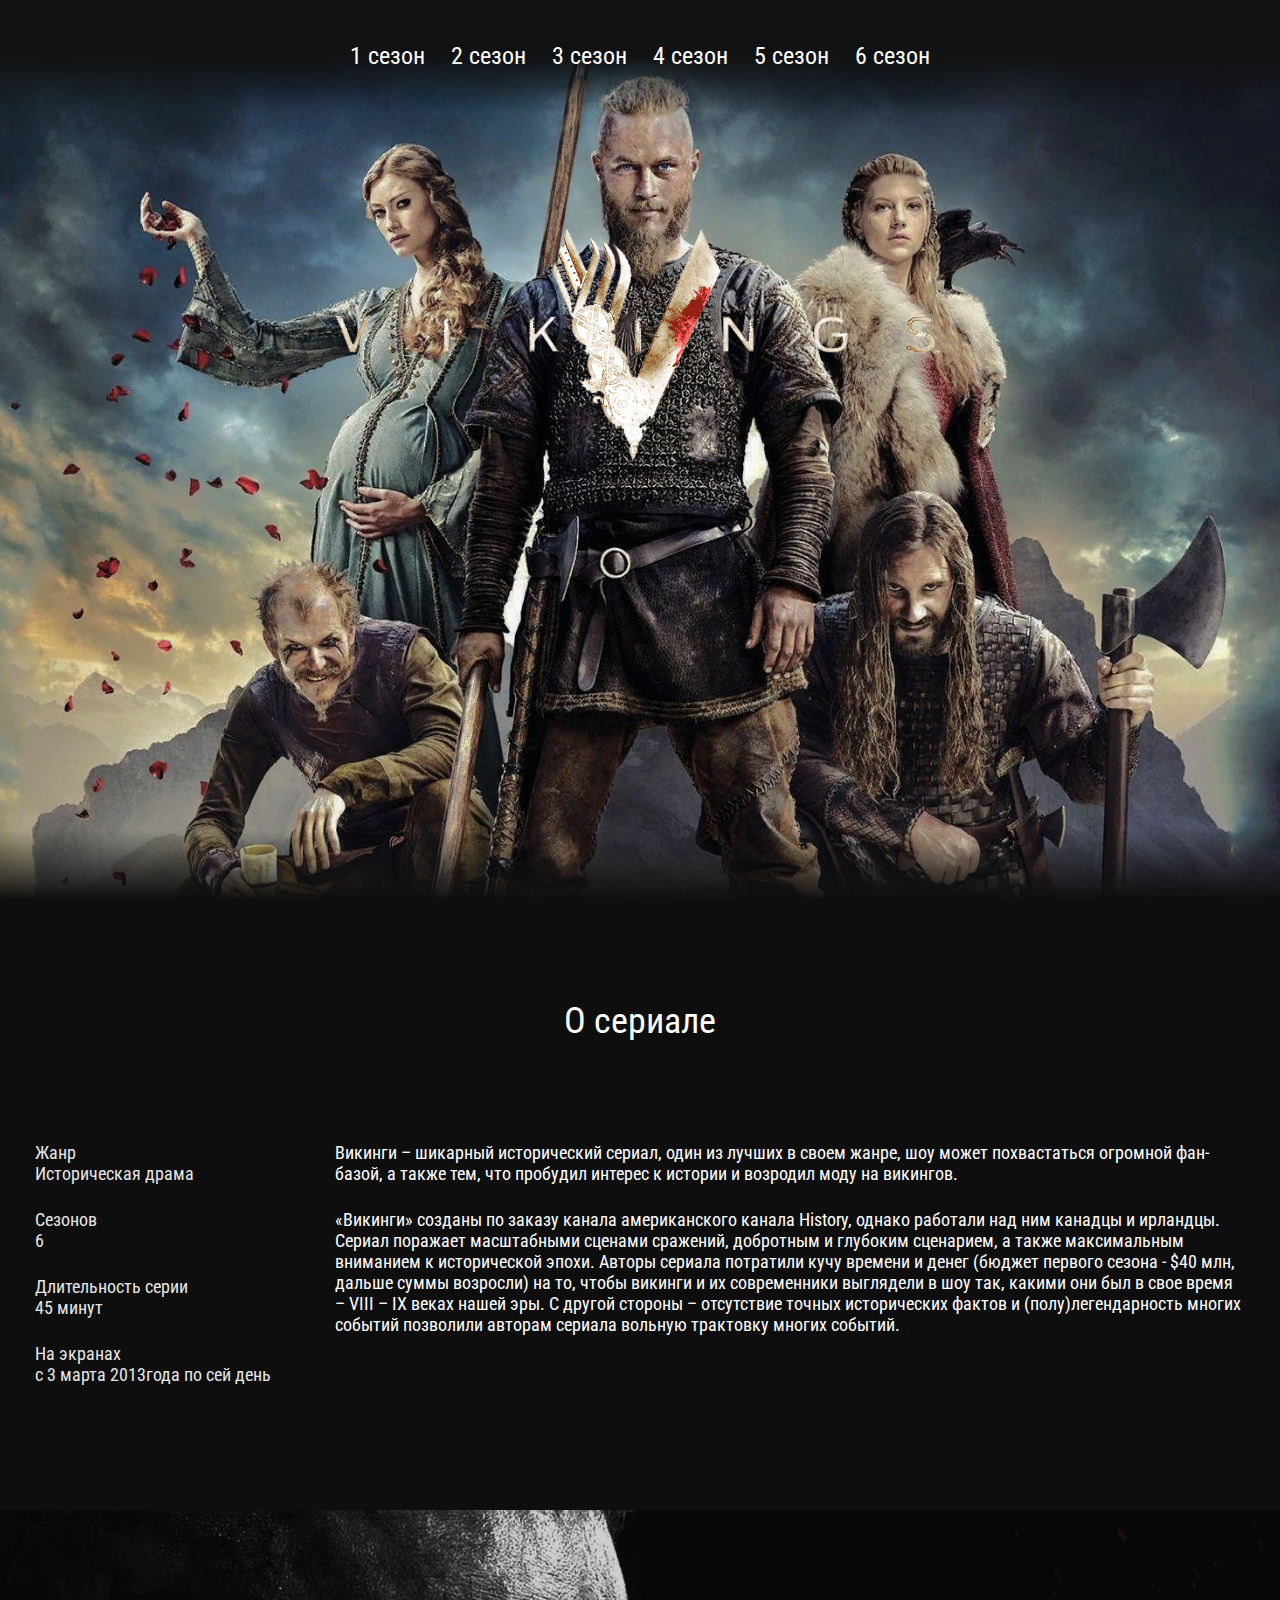
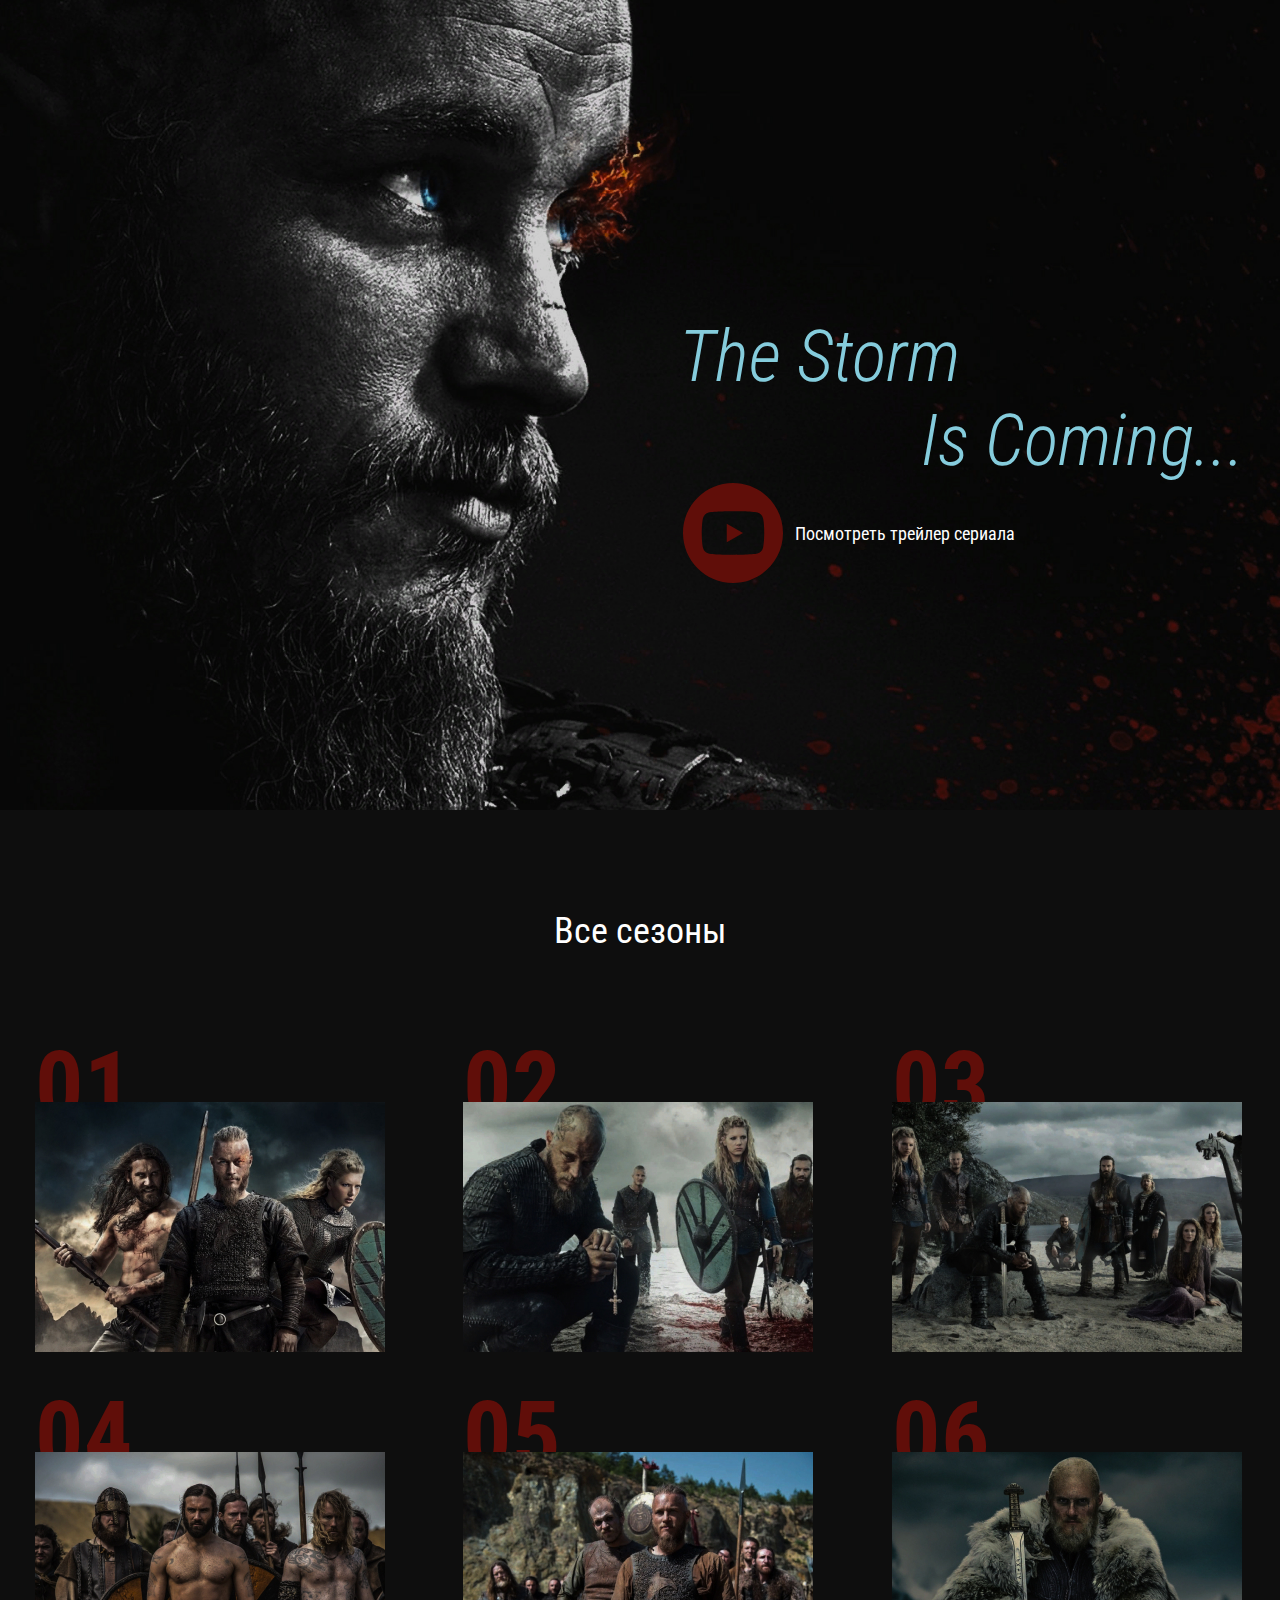
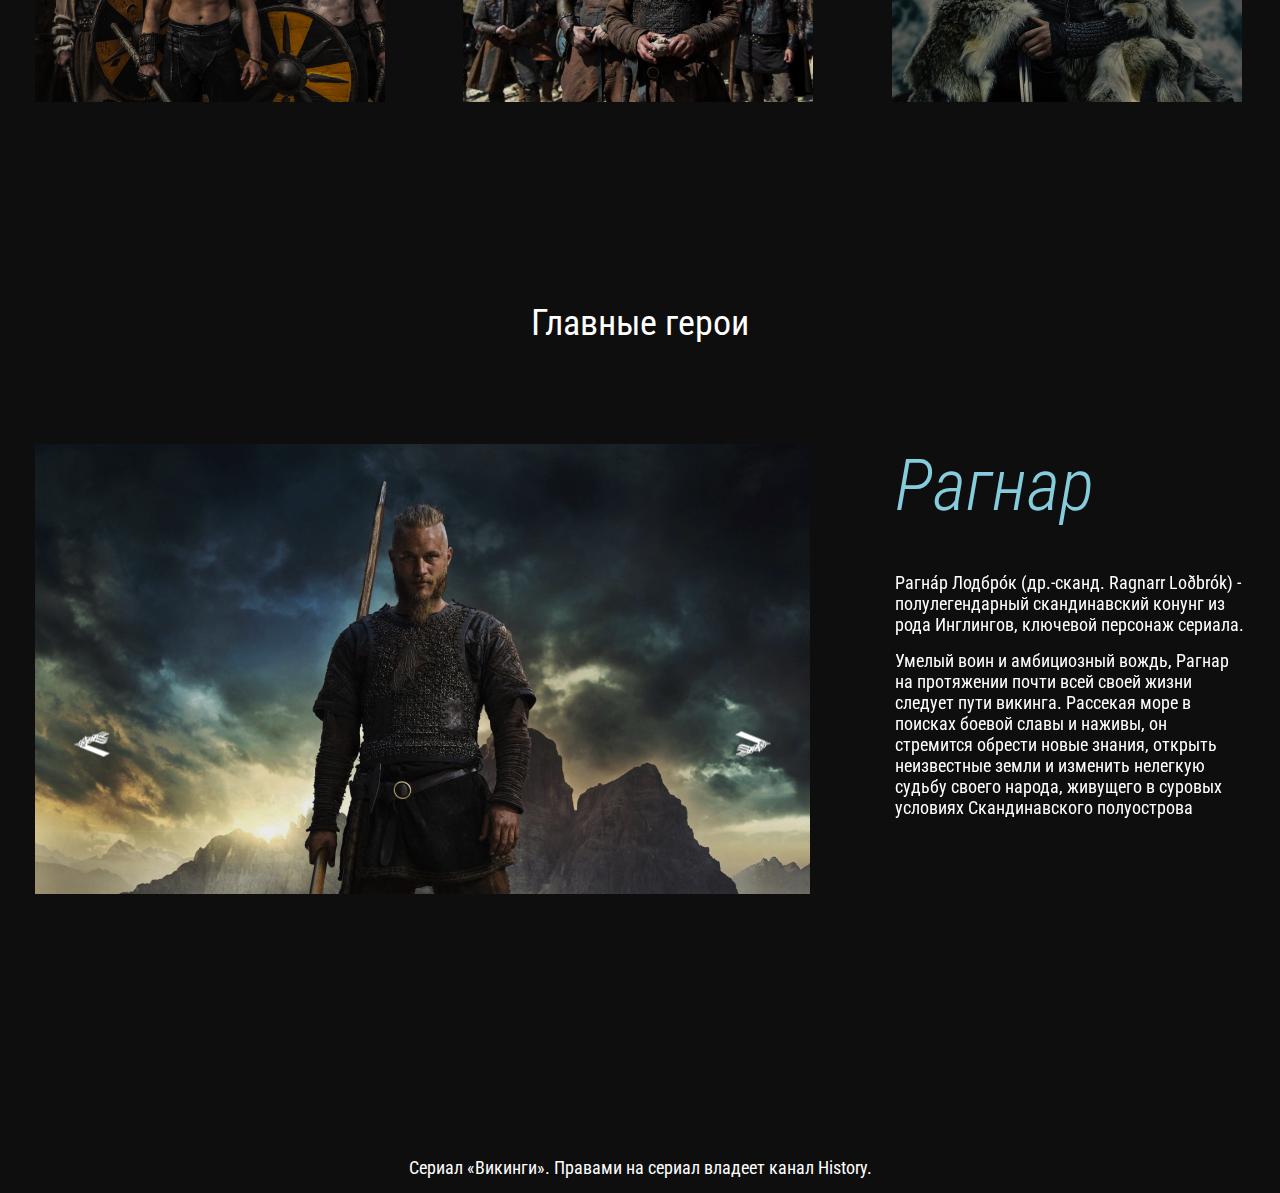
<file: index.html>
<!DOCTYPE html>
<html lang="ru">
<head>
  <meta charset="UTF-8">
  <meta name="viewport" content="width=device-width, initial-scale=1.0">
  <meta http-equiv="X-UA-Compatible" content="ie=edge">
  <title>Document</title>
  <link rel="preconnect" href="https://fonts.googleapis.com">
<link rel="preconnect" href="https://fonts.gstatic.com" crossorigin>
<link href="https://fonts.googleapis.com/css2?family=Lato:wght@100&family=Montserrat:wght@400;500;600;800&family=Playfair+Display:ital,wght@0,500;1,400&family=Roboto+Condensed:ital,wght@0,400;0,700;1,300&display=swap" rel="stylesheet">
  <link rel="stylesheet" href="css/reset.css">
  <link rel="stylesheet" href="css/slick.css">
  <link rel="stylesheet" href="css/jquery.fancybox.css">
  <link rel="stylesheet" href="css/style.css">
</head>
<body>
  <header class="header">
    <nav class="menu">
      <button class="menu__btn">
        <span></span>
      </button>
      <ul class="menu__list">
        <li class="menu__item">
          <a class="menu__link" href="series.html">1 cезон</a>
        </li>
        <li class="menu__item">
          <a class="menu__link" href="#">2 cезон</a>
        </li>
        <li class="menu__item">
          <a class="menu__link" href="#">3 cезон</a>
        </li>
        <li class="menu__item">
          <a class="menu__link" href="#">4 cезон</a>
        </li>
        <li class="menu__item">
         <a class="menu__link" href="#">5 cезон</a>
        </li>
        <li class="menu__item">
         <a class="menu__link" href="#">6 cезон</a>
        </li>
      </ul>
    </nav>
    <div class="logo">
      <img class="logo__img" src="images/header/logo.png">
    </div>
  </header>
  <section class="about section-pege">
    <div class="container">
      <h3 class="adout__title title">О сериале</h3>
      <div class="about__inner">
     <ul class="about__info">
       <li class="about__info-item">
         Жанр
         <span>Историческая драма</span>
       </li>
        <li class="about__info-item">
        Сезонов
         <span>6</span>
       </li>
        <li class="about__info-item">
        Длительность серии
         <span>45 минут</span>
       </li>
        <li class="about__info-item">
         На экранах
         <span>с 3 марта 2013года по сей день</span>
       </li>
     </ul>
    
    <div class="about__text">
      <p>
      Викинги – шикарный исторический сериал, один из лучших в своем жанре, шоу может похвастаться огромной фан-базой, а также тем, что пробудил интерес к истории и возродил моду на викингов.
      </p>
      <p>
      «Викинги» созданы по заказу канала американского канала History, однако работали над ним канадцы и ирландцы. Сериал поражает масштабными сценами сражений, добротным и глубоким сценарием, а также максимальным вниманием к исторической эпохи. Авторы сериала потратили кучу времени и денег (бюджет первого сезона - $40 млн, дальше суммы возросли) на то, чтобы викинги и их современники выглядели в шоу так, какими они был в свое время – VIII – IX веках нашей эры. С другой стороны – отсутствие точных исторических фактов и (полу)легендарность многих событий позволили авторам сериала вольную трактовку многих событий.
      </p>
    </div>
    </div>
  </div>
  </section>
  <section class="video">
    <div class="container">
      <h3 class="video__text">
        <span>The Storm</span>
        Is Coming...
      </h3>
      <a class="video__btn"data-fancybox  href="https://youtu.be/1YVxm0GKhkM">Посмотреть трейлер сериала</a>
    </div>
  </section> 
  <section class="season section-pege">
    <div class="container">
      <h3 class="title">Все сезоны</h3>
      <ol class="season__inner">
        <li class="season__item" style="background-image: url('images/content/season1.jpg');">
          <a class="season__link" href="series.html">Смотреть</a>
        </li>
         <li class="season__item" style="background-image: url('images/content/season2.jpg');">
          <a class="season__link" href="#">Смотреть</a>
        </li>
         <li class="season__item" style="background-image: url('images/content/season3.jpg');">
          <a class="season__link" href="#">Смотреть</a>
        </li>
         <li class="season__item"style="background-image: url('images/content/season4.jpg');">
          <a class="season__link" href="#">Смотреть</a>
        </li>
         <li class="season__item" style="background-image: url('images/content/season5.jpg');">
          <a class="season__link" href="#">Смотреть</a>
        </li>
         <li class="season__item" style="background-image: url('images/content/season6.jpg');">
          <a class="season__link" href="#">Смотреть</a>
        </li>
      </ol>
    </div>
  </section>
   
  <section class="heroes section-pege">
    <div class="container">
      <h3 class="title">Главные герои</h3>
      <div class="heroes__inner">
        <div class="heroes__slider-img">
          <img class="heroes__img" src="images/content/heroes.jpg">
          <img class="heroes__img" src="images/content/ed445_vikings.jpg">
          <img class="heroes__img" src="images/content/MV5BMjQ0MTI0NDY2NF5BMl5BanBnXkFtZTgwNzEzMTkyODE@._V1_SY500_SX750_AL_.jpg">
          <img class="heroes__img" src="images/content/tv-series-vikings-33739.jpg">
          <img class="heroes__img" src="images/content/ивор.jpg">
        </div>
         <div class="heroes__slider-text">
           <div class="heroes__text">
            <h4 class="heroes__name">Рагнар</h4>
             <p>
               Рагна́р Лодбро́к (др.-сканд. Ragnarr Loðbrók) - полулегендарный скандинавский конунг из рода Инглингов, ключевой персонаж сериала.
             </p>
             <p>
               Умелый воин и амбициозный вождь, Рагнар на протяжении почти всей своей жизни следует пути викинга. Рассекая море в поисках боевой славы и наживы, он стремится обрести новые знания, открыть неизвестные земли и изменить нелегкую судьбу своего народа, живущего в суровых условиях Скандинавского полуострова
             </p>
           </div>
         
         <div class="heroes__text">
            <h4 class="heroes__name">Лагерта</h4>
             <p>
              Лаге́рта (или Хладге́рда, др.-сканд. Hlaðgerðr, лат. Ladgerda, Ladgertha или Lagertha; в сериале также носит псевдоним Ингстад) - известная скандинавская воительница, упомянутая в хрониках Саксона Грамматика, первая жена датского морского конунга Рагнара Лодброка. В сериале Лагерта активно участвует в походах викингов, колонизации ими новых земель и междоусобных распрях скандинавских вождей
             </p>
             <p>
              Эта отважная и независимая женщина способна проявлять железную решимость, когда дело касается ее личного достоинства, семьи или власти. Лагерта также известна своим милосердием и благородством.
             </p>
           </div>
           <div class="heroes__text">
            <h4 class="heroes__name">Флоки</h4>
             <p>
              Флóки (др.-сканд. Flóki) - скандинавский кораблестроитель, активно участвующий в грабительских набегах викингов на страны Европы. Близкий друг и соратник Рагнара Лодброка. Эксцентричный и чудаковатый, он живет в уединенном доме в лесу, работая в своей мастерской на берегу моря
             </p>
             <p>
               Возлюбленный и муж Хельги. В их браке рождается дочь Ангрбода, но она умирает от лихорадки еще маленькой. Спустя много лет по настоянию Хельги Флоки вынужден удочерить мавританскую девочку Танарус, отношения с которой завершаются семейной трагедией.
             </p>
           </div>
           <div class="heroes__text">
            <h4 class="heroes__name">Бьёрн</h4>
             <p>
              Бьёрн Железнобо́кий (др.-сканд. Björn Járnsíða, швед. Björn Järnsida) - полулегендарный скандинавский конунг, основатель шведской королевской династии Мунсё. В сериале - сын Рагнара Лодброка и Лагерты, брат Гиды, единокровный брат Уббе, Хвитсерка, Сигурда и Ивара.
             </p>
             <p>
              Сильный и решительный человек, Бьёрн намерен стать великим воином, лидером и первооткрывателем. Он полностью разделяет жажду своего отца к приключениям и поддерживает его, регулярно участвуя в грабительских набегах викингов. Набравшись опыта в сражениях и мореплавании, возглавляет собственные походы. Необыкновенная стойкость и выносливость в бою побуждают отца дать Бьёрну прозвище «Железнобокий», под которым он и входит в историю. Будучи самым старшим из сыновей конунга Рагнара, Бьёрн по праву претендует на трон Каттегата.
             </p>
           </div>
           <div class="heroes__text">
            <h4 class="heroes__name">Ивар</h4>
             <p>
             И́вар Беско́стный (др.-сканд. Ívarr hinn Beinlausi) - полулегендарный вождь датских викингов, известный неистовством в бою. В сериале - четвертый сын Рагнара Лодброка и Аслауг, получивший свое прозвище из-за нарушенного остеогенеза.
             </p>
             <p>
             Самый агрессивный и неуравновешенный среди своих братьев - Уббе, Хвитсерка и Сигурда Змееглазого.
             Многие годы Ивар не может ходить и передвигается либо с посторонней помощью, либо ползком. В период завоевания Англии Великой датской армией ему удается подняться на ноги, оковав их железом.
             </p>
           </div>
          </div>
      </div>
    </div>
  </section>
 <footer class="footer">
  <div class="container">
    <p class="copy">Сериал «Викинги». Правами на сериал владеет канал History.</p>
  </div>
 </footer>


  <script src="https://ajax.googleapis.com/ajax/libs/jquery/3.4.1/jquery.min.js"></script>
  <script src="js/slick.min.js"></script>
  <script src="js/jquery.fancybox.min.js"></script>
  <script src="js/main.js"></script>
</body>
</html>
</file>
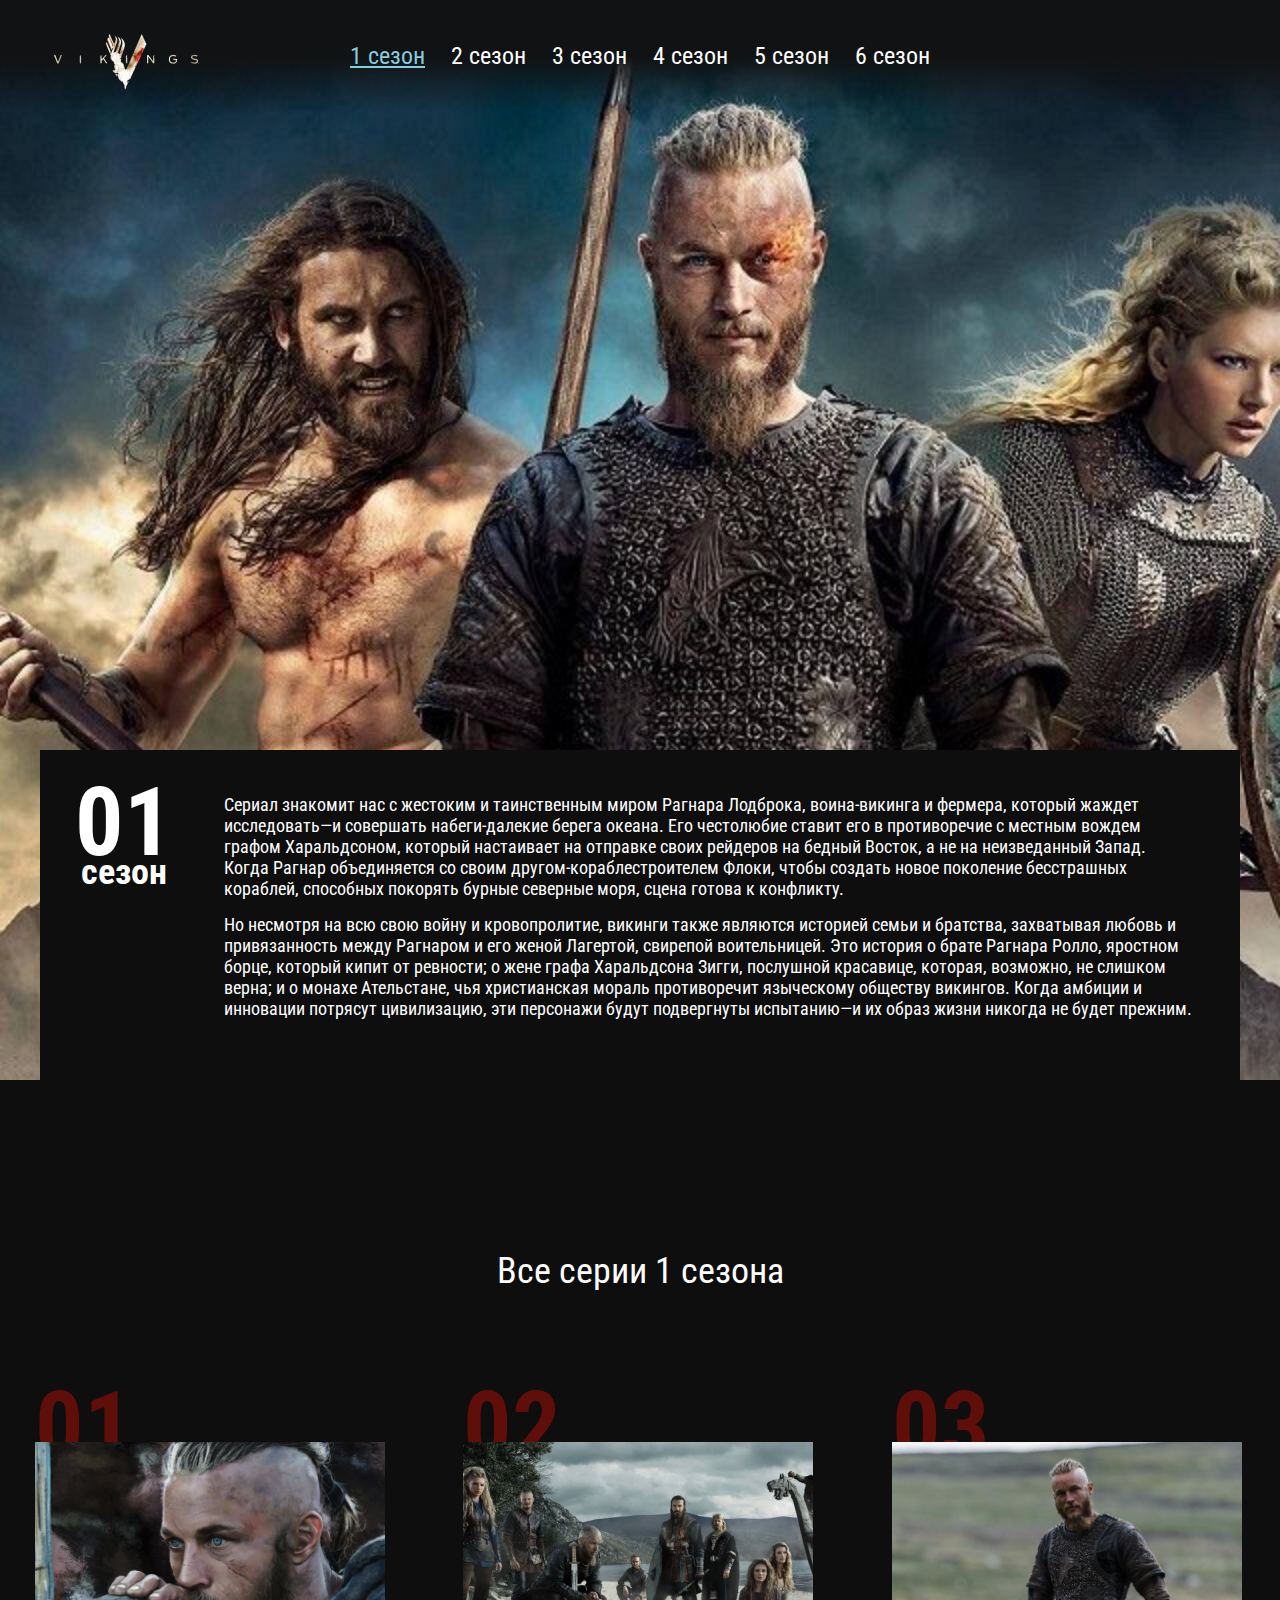
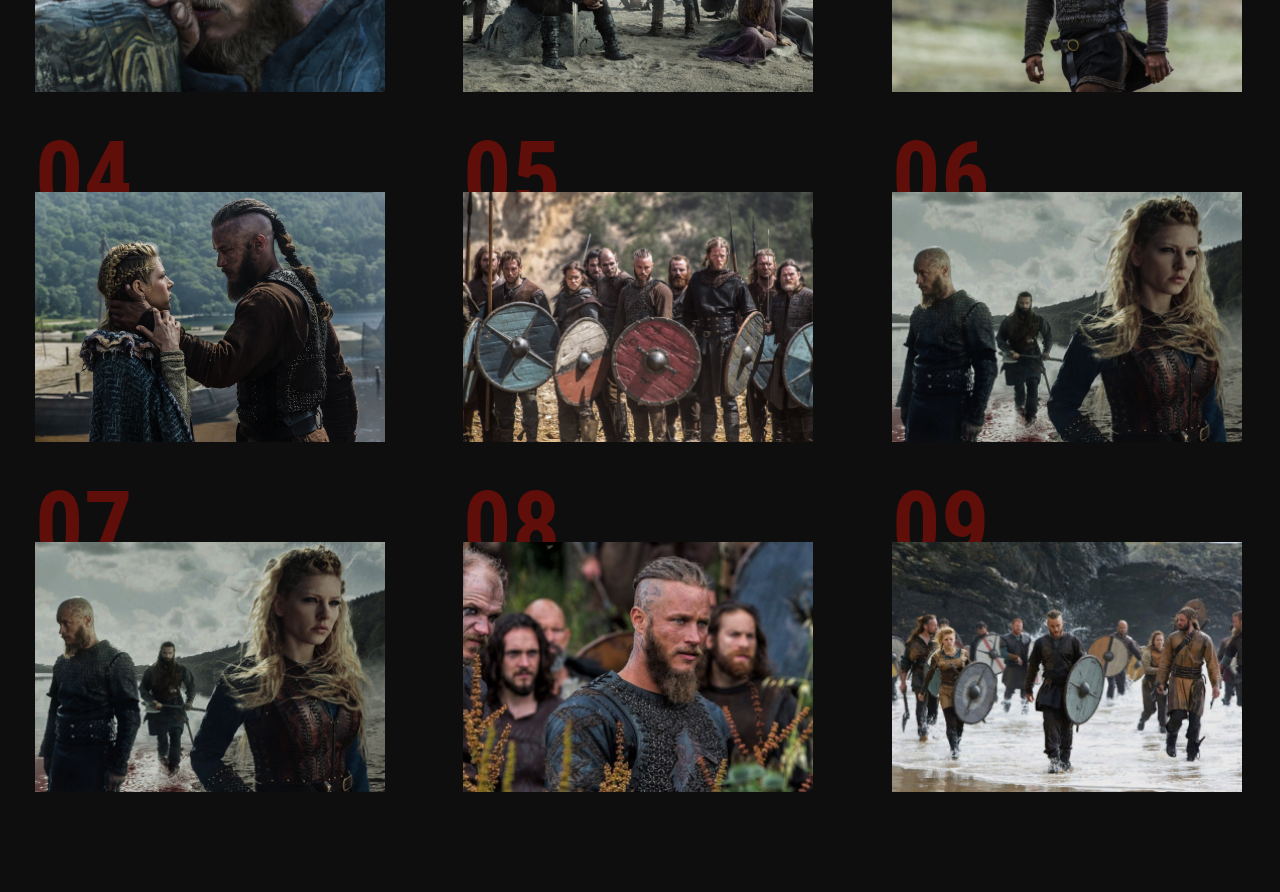
<file: series.html>
<!DOCTYPE html>
<html lang="ru">
<head>
  <meta charset="UTF-8">
  <meta name="viewport" content="width=device-width, initial-scale=1.0">
  <meta http-equiv="X-UA-Compatible" content="ie=edge">
  <title>Document</title>
  <link rel="preconnect" href="https://fonts.googleapis.com">
<link rel="preconnect" href="https://fonts.gstatic.com" crossorigin>
<link href="https://fonts.googleapis.com/css2?family=Lato:wght@100&family=Montserrat:wght@400;500;600;800&family=Playfair+Display:ital,wght@0,500;1,400&family=Roboto+Condensed:ital,wght@0,400;0,700;1,300&display=swap" rel="stylesheet">
  <link rel="stylesheet" href="css/reset.css">
  <link rel="stylesheet" href="css/slick.css">
  <link rel="stylesheet" href="css/jquery.fancybox.css">
  <link rel="stylesheet" href="css/style.css">
</head>
<body>
<header class="header-pege">
			<nav class="menu">
				<button class="menu__btn">
					<span></span>
				</button>

				<div class="pege__container">
					 <a href="index.html" class="pege__logo">
	       	      <img src="images/season/season_ligo.png">
	          </a>
             <ul class="menu__list">
               <li class="menu__item">
                  <a class="menu__link menu__list-link--active" href="#">1 cезон</a>
               </li>
               <li class="menu__item">
                  <a class="menu__link " href="#">2 cезон</a>
               </li>
               <li class="menu__item">
                  <a class="menu__link " href="#">3 cезон</a>
               </li>
               <li class="menu__item">
                  <a class="menu__link " href="#">4 cезон</a>
               </li>
               <li class="menu__item">
                  <a class="menu__link " href="#">5 cезон</a>
               </li>
               <li class="menu__item">
                  <a class="menu__link " href="#">6 cезон</a>
               </li>
             </ul>
				</div>
            </nav>
            <div class="season__info">
            	<div class="season__info-num">
            		01
            		<span>сезон</span>
            	</div>
            	<div class="season__info-text">
            		  <p>
            			Сериал знакомит нас с жестоким и таинственным миром Рагнара Лодброка, воина-викинга и фермера, который жаждет исследовать—и совершать набеги-далекие берега океана. Его честолюбие ставит его в противоречие с местным вождем графом Харальдсоном, который настаивает на отправке своих рейдеров на бедный Восток, а не на неизведанный Запад. Когда Рагнар объединяется со своим другом-кораблестроителем Флоки, чтобы создать новое поколение бесстрашных кораблей, способных покорять бурные северные моря, сцена готова к конфликту.
            		  </p>
            		  <p>
                        Но несмотря на всю свою войну и кровопролитие, викинги также являются историей семьи и братства, захватывая любовь и привязанность между Рагнаром и его женой Лагертой, свирепой воительницей. Это история о брате Рагнара Ролло, яростном борце, который кипит от ревности; о жене графа Харальдсона Зигги, послушной красавице, которая, возможно, не слишком верна; и о монахе Ательстане, чья христианская мораль противоречит языческому обществу викингов. Когда амбиции и инновации потрясут цивилизацию, эти персонажи будут подвергнуты испытанию—и их образ жизни никогда не будет прежним.
            		  </p>
            	</div>
            </div> 
		</div>
</header>
 <section class="season section-pege">
    <div class="container">
      <h3 class=" season__title title">Все серии 1 сезона</h3>
      <ol class="season__inner">
        <li class="season__item" style="background-image: url('images/season/series1.jpg');">
          <a class="season__link" data-fancybox='gallery' href="https://youtu.be/FphgTDhO3ZA">Смотреть</a>
        </li>
         <li class="season__item" style="background-image: url('images/season/series3 (1).png');">
          <a class="season__link" data-fancybox='gallery' href="https://youtu.be/FphgTDhO3ZA">Смотреть</a>
        </li>
         <li class="season__item" style="background-image: url('images/season/series3 (2).png');">
          <a class="season__link" data-fancybox='gallery' href="https://youtu.be/FphgTDhO3ZA">Смотреть</a>
        </li>
         <li class="season__item"style="background-image: url('images/season/series4.jpg');">
          <a class="season__link" data-fancybox='gallery' href="https://youtu.be/FphgTDhO3ZA">Смотреть</a>
        </li>
         <li class="season__item" style="background-image: url('images/season/series5.jpg');">
          <a class="season__link" data-fancybox='gallery' href="https://youtu.be/FphgTDhO3ZA">Смотреть</a>
        </li>
         <li class="season__item" style="background-image: url('images/season/series6.jpg');">
          <a class="season__link" data-fancybox='gallery' href="https://youtu.be/FphgTDhO3ZA">Смотреть</a>
        </li>
         <li class="season__item" style="background-image: url('images/season/series6.jpg');">
          <a class="season__link" data-fancybox='gallery' href="https://youtu.be/FphgTDhO3ZA">Смотреть</a>
        </li>
         <li class="season__item" style="background-image: url('images/season/series8.jpg');">
          <a class="season__link" data-fancybox='gallery' href="https://youtu.be/FphgTDhO3ZA">Смотреть</a>
        </li>
         <li class="season__item" style="background-image: url('images/season/series9.jpg');">
          <a class="season__link" data-fancybox='gallery' href="https://youtu.be/FphgTDhO3ZA">Смотреть</a>
        </li>
      </ol>
    </div>
  </section>








 <script src="https://ajax.googleapis.com/ajax/libs/jquery/3.4.1/jquery.min.js"></script>
  <script src="js/slick.min.js"></script>
  <script src="js/jquery.fancybox.min.js"></script>
  <script src="js/main.js"></script>
</body>
</html>
</file>
<file: css/style.css>
* {
  padding: 0;
  margin: 0;
  border: 0; }

*, *:before, *:after {
  -moz-box-sizing: border-box;
  -webkit-box-sizing: border-box;
  box-sizing: border-box; }

:focus, :active {
  outline: none; }

a:focus, a:active {
  outline: none; }

nav, footer, header, aside {
  display: block; }

html, body {
  height: 100%;
  width: 100%;
  font-size: 100%;
  line-height: 1;
  font-size: 14px;
  -ms-text-size-adjust: 100%;
  -moz-text-size-adjust: 100%;
  -webkit-text-size-adjust: 100%; }

input, button, textarea {
  font-family: inherit; }

input::-ms-clear {
  display: none; }

button {
  cursor: pointer; }

button::-moz-focus-inner {
  padding: 0;
  border: 0; }

a, a:visited {
  text-decoration: none; }

a:hover {
  text-decoration: none; }

ul li {
  list-style: none; }

img {
  vertical-align: top; }

h1, h2, h3, h4, h5, h6 {
  font-size: inherit;
  font-weight: inherit; }
  
body {
  background: #0E0E0E;
  color: #fff;
  font-size: 18px;
  font-weight: 400;
  line-height: 21px;
  font-family: 'Roboto Condensed', sans-serif;
}
a {
  color: inherit;
}
.container {
  max-width: 1230px;
  margin: 0px auto;
  padding: 0 10px;
}
.section-pege {
  padding: 100px 0;
}
.title {
  text-align: center;
  font-size: 36px;
  margin-bottom: 100px;
  line-height: 42px;
  font-weight: 400;
}
.header {
  background: url('../images/header/fon.jpg');
  height: 100vh;
  text-align: center;
  background-repeat: no-repeat;
  background-size:cover;
  background-position: center 50px;
  position: relative;
}
.header::after {
  content: "";
  position: absolute;
  height: 70px;
  bottom: 0;
  left: 0;
  width: 100%;
  background:  linear-gradient(180deg, #0E0E0E 0%, rgba(17, 17, 17, 0.850295) 16.53%, rgba(32, 31, 33, 0) 100%);
  transform: rotate(180deg);
}
.menu {
  position: relative;
  padding: 40px 0 58px;
  background: linear-gradient(180deg, #111213 0%, #111213 43.62%, rgba(32, 31, 33, 0) 86.33%);
}
.menu__btn {
  display: none;
}
.menu__list {
 display: flex;
 justify-content: center;
}
.menu__item {
  padding: 0 13px;
}
.menu__link {
  font-size: 36px;
  line-height: 42px;
}
.menu__link:hover,
.menu__list-link--active {
  color: #85CCDC;
  text-decoration: underline;
}
.logo {
  padding-top: 11vh;
}
.logo__img {
  width: 60%;
}
.about__inner {
  display: flex;
}
.about__info {
  width: 375px;
  margin-right: 50px;
  flex: none;
}
.about__info-item span {
  display: block;
}
.about__info-item {
  margin-bottom: 25px;
  color: #E5E5E5;
}
.about__text p {
  margin-bottom: 25px;
}
.video {
  background: url('../images/content/Слоган.jpg');
  height: 100vh;
  background-size: cover;
  background-repeat: no-repeat;
  background-position: center center;
  text-align: right;
}
.video__text {
  font-style: italic;
  font-weight: 300;
  font-size: 72px;
  line-height: 84px;
  color: #85CCDC;
  padding-top: 45vh;
  margin-bottom: 40px;
}
.video__text span {
  display: block;
  padding-right: 285px;
}
.video__btn {
  padding-left: 112px;
  position: relative;
  margin-right: 230px;
}
.video__btn::before {
  content: "";
  position: absolute;
  width: 100px;
  height: 100px;
  left: 0;
  top: -40px;
  background: url('../images/content/youtube 1 1.svg');
}
.season__inner {
display: grid;
grid-template-columns: repeat( auto-fill, minmax(284px, 1fr));
grid-gap: 100px 75px;
counter-reset: counter;
padding-top: 50px;
}
.season__item {
  width: 350px;
  height: 250px;
  background-size: cover;
  background-position: center center;
  background-repeat: no-repeat;
  list-style: none;
  position: relative;
  display: flex;
  justify-content: center;
  align-items: center;
}
.season__item:hover .season__link {
  opacity: 1;
}
.season__item:hover::after {
  content: '';
  position: absolute;
  left:0;
  right: 0;
  top: 0;
  bottom: 0;
  background: rgba(14, 14, 14, 0.8);
}
.season__item::before {
  content: '0' counter(counter);
  counter-increment: counter;
  position: absolute;
  font-weight: 700;
  font-size: 96px;
  line-height: 112px;
  color: #600E09;
  left: 0;
  top: -72px;
  z-index: -1;
}
.season__link {
  font-size: 36px;
  line-height: 42px;
  padding: 12px 78px 11px;
  background-color: #0E0E0E;
  opacity: 0;
  transition: all .3s;
  z-index: 2;
}
.heroes__inner {
  display: flex;
  justify-content: space-between;
}
.heroes__slider-img {
  max-width: 775px;
}
.heroes__slider-text {
  max-width: 350px;
}
.slick-btn {
  position: absolute;
  top: 50%;
  transform: translateY(-50%);
  border: none;
  background-color: transparent; 
  z-index: 5;
  cursor: pointer;
}
.slick-prev {
 left: 38px;
}
.slick-next {
right: 38px;
}
.heroes__name {
font-style: italic;
font-weight: 300;
font-size: 72px;
line-height: 84px;
color: #85CCDC;
margin-bottom: 44px;
}
.heroes__text p {
  margin-bottom: 15px;
}
.copy {
 text-align: center;
 padding: 14px 0 15px;
}


/*-------------------seacon-1----------------------------------*/
.header-pege {
  background: url('../images/season/79fdead5.jpg');
   height: 126vh;
   background-repeat: no-repeat;
   background-size:cover;
   background-position: center center;
   position: relative;
}
.season__info {
  position: absolute;
  max-width: 1200px;
  height: 330px;
  display: flex;
  padding: 44px 47px 64px 35px;
  background-color: #0E0E0E;
  bottom: 0;
  left: 0;
  right: 0;
  margin: 0px auto;
}
.season__info-num {
  font-weight: 700;
  font-size: 96px;
  line-height: 57px;
  text-align: center;
  margin-right: 51px;
}
.season__info-num span {
  display: block;
   font-size: 36px;
  line-height: 42px;
}
.season__info-text p {
  margin-bottom: 15px;
}
.pege__logo {
  position: absolute;
  left: 0;
}
.pege__container {
  position: relative;
  max-width: 1200px;
  margin: 0px auto;
}
/*----------------and season-1--------------------------*/
/*----------------start media---------------------------*/
@media(max-width: 1420px) {
  .pege__logo {
   left: 10px;
   top: -6px;
  }
}
@media(max-width: 1366px) {
 .logo__img {
  width: 50%;
 }
 .menu__link {
  font-size: 24px;
  line-height: 32px;
 } 
 .about__info {
  width: 250px;
 }
 .header-pege {
  height: 120vh;
  margin-bottom: 70px;
 }
}
@media(max-width: 1200px) {
  .heroes__inner {
    display: block;
  }
  .heroes__slider-text {
    max-width: 100%;
    padding-top: 50px;
  }
  .heroes__slider-img {
    max-width: 100%;
  }
}
@media(max-width: 1088px){
  .season__item {
    height: 340px; 
    width: 100%;
  }
}
@media(max-width: 992px) {
   .pege__logo {
    display: none;

}
@media(max-width: 768px) {
  .about__inner {
    display: block;</*убераем flex что бы они стояли друг под другом*/
  }
  .title {
    margin-bottom: 50px;
    line-height: 36px;
  }
  body {
    font-size: 16px;
    line-height: 19px;
  }
  .video__text {
    font-size: 42px;
    line-height: 60px;
  }
  .video__text span {
    padding-right: 166px;
  }
  .video__btn {
    margin-right: 0;
     padding-left: 62px;
  }
  .video__btn::before {
    width: 50px;
    height: 50px;
    top: -17px;
    background-size: cover;
  }
  .season__inner {
  grid-gap: 80px 35px;
  }
  .slick-btn {
    display: none;
  }
  .heroes__name {
   font-size: 46px;
   line-height: 56px;
   margin-bottom: 25px;
  }
  .season__info {
    display: block;
    padding: 30px 10px 0 10px;
  }
  .season__info-num {
    text-align: left;
    font-size: 50px;
    line-height: 26px;
    margin-bottom: 15px;
  }
  .season__info-num span {
    font-size: 25px;
    line-height: 32px;
  }
}
@media(max-width: 640px) {
  .menu {
    padding: 0px;
    text-align: center;
    background: linear-gradient(180deg, #111213 0%, #111213 13%, rgba(32, 31, 33, 0) 86.33%);

  }
  .menu__list {
    display: block;
    transform: translateY(-335px);
    transition: all .3s;
  }
  .menu__list.menu__list--active {
    transform: translateY(0%);
    padding: 100px 0 50px;
    background-color: linear-gradient(180deg, #111213 0%, #111213 43%, rgba(32, 31, 33, 0) 86.33%);;
  }
  .menu__link {
    display: block;
    padding: 10px 0;
  }
  .menu__btn {
    width: 50px;
    height: 40px;
    cursor: pointer;
    position: absolute;
    z-index: 10;
    right: 10px;
    top: 20px;
    display: flex;
    align-items: center;
    background-color: transparent;
    border: none;
    padding: 0;
  }
  .menu__btn span {
    background-color: #fff;
    height: 5px;
    width: 100%;
  }
  .menu__btn::after,
  .menu__btn::before {
    content: "";
    width: 100%;
    height: 5px;
    background-color: #fff;
    position: absolute;
  }
  .menu__btn::before {
    content:"";
    top: 0;
    left: 0;
  }
  .menu__btn::after {
    bottom: 0;
    left: 0;
  }
  .logo {
    padding-top: 21vh;
  }
  .pege__logo {
    display: block;
    z-index: 10;
    top: 22px;
  }
  .section-pege {
    padding: 50px 0;
  }
}
@media(max-width: 414px) {
  .season__item {
    height: 203px;
  }
  .header-pege {
   margin-bottom: 269px;
}
  }
}
/*----------------and media---------------------------*/
</file>
